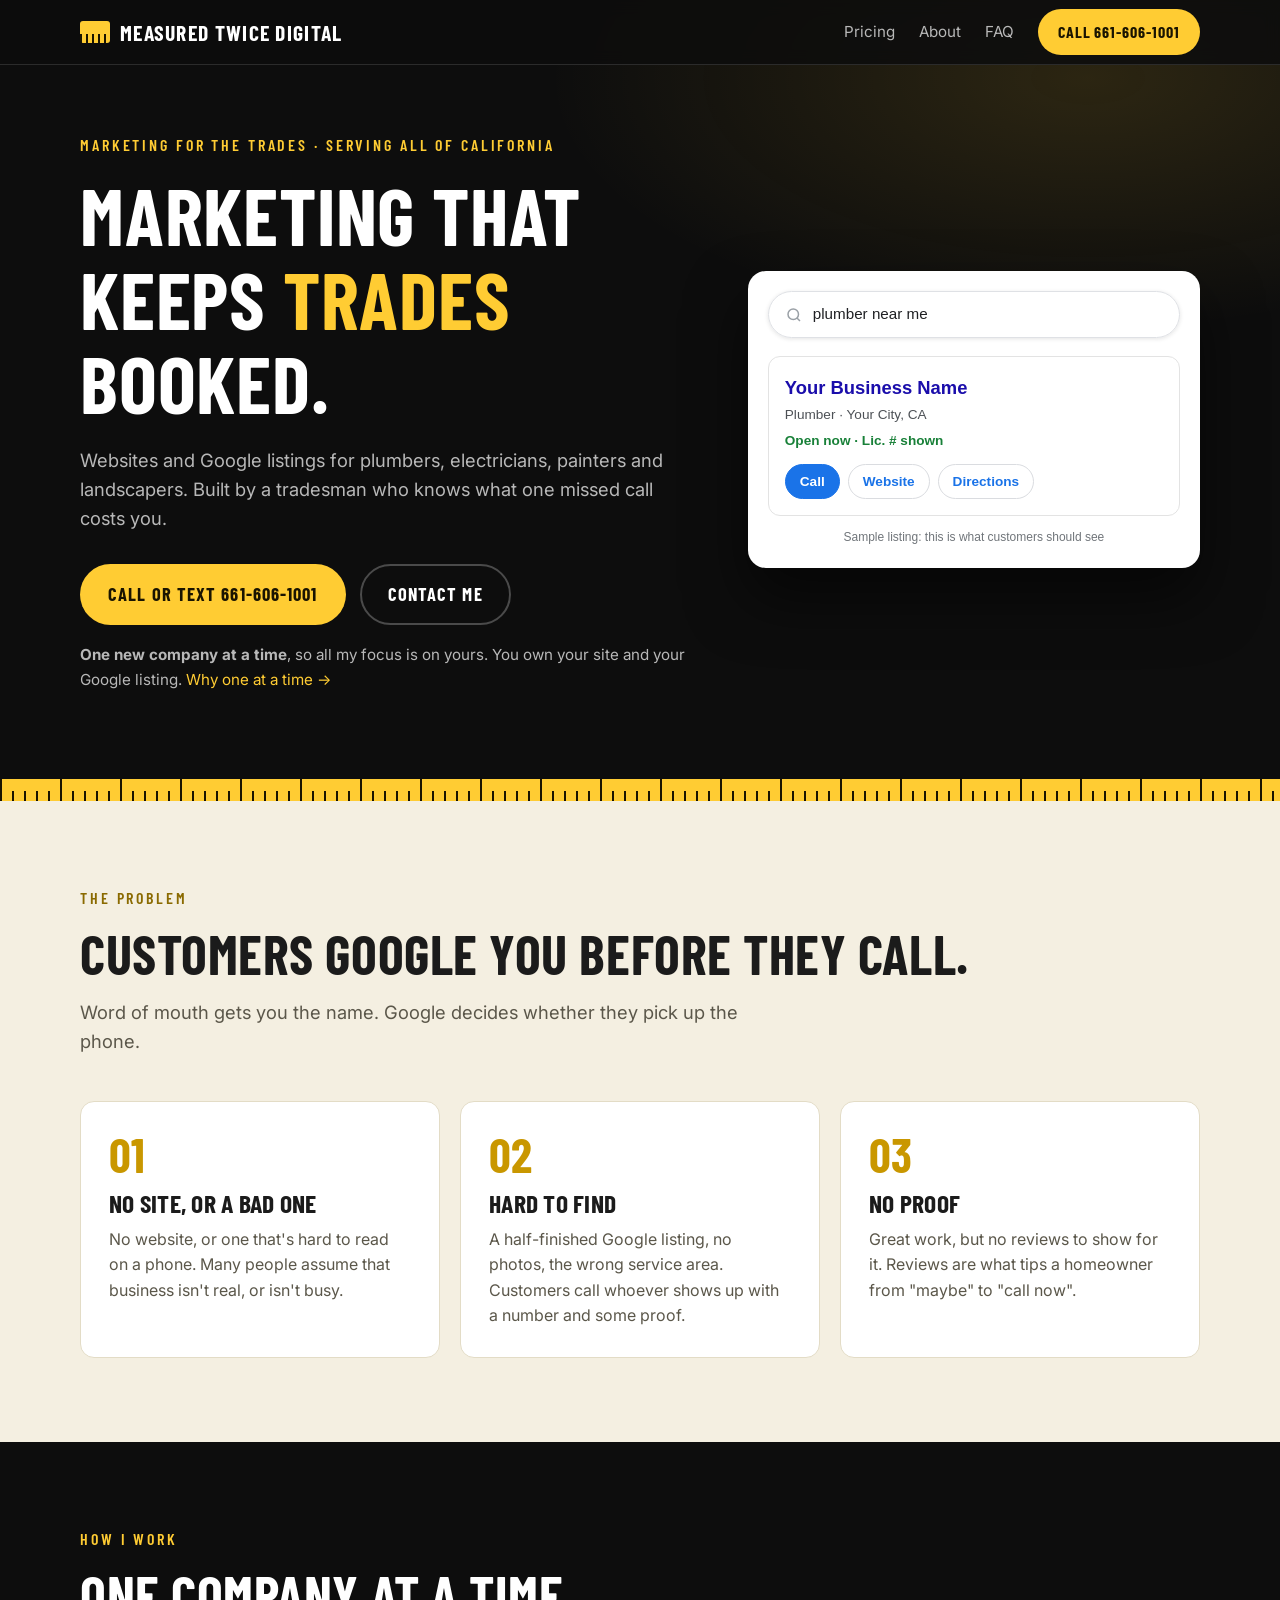
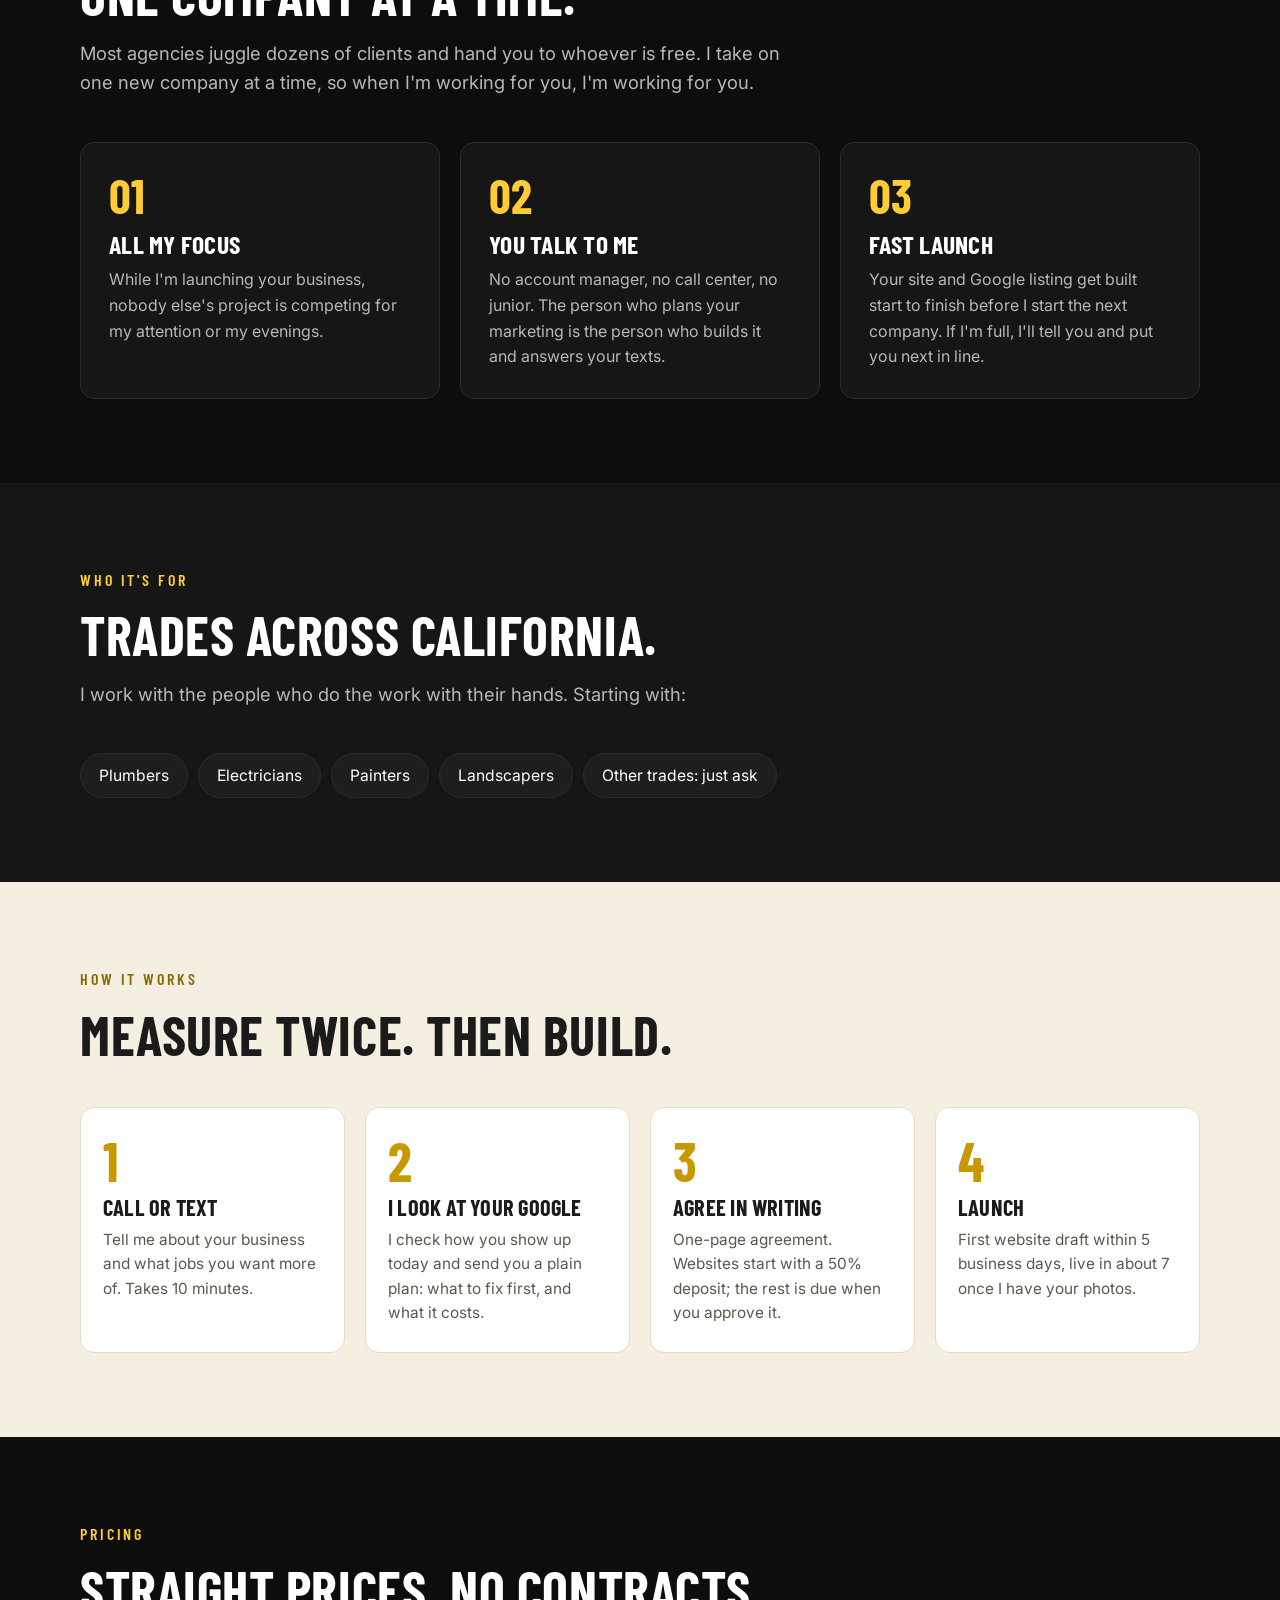
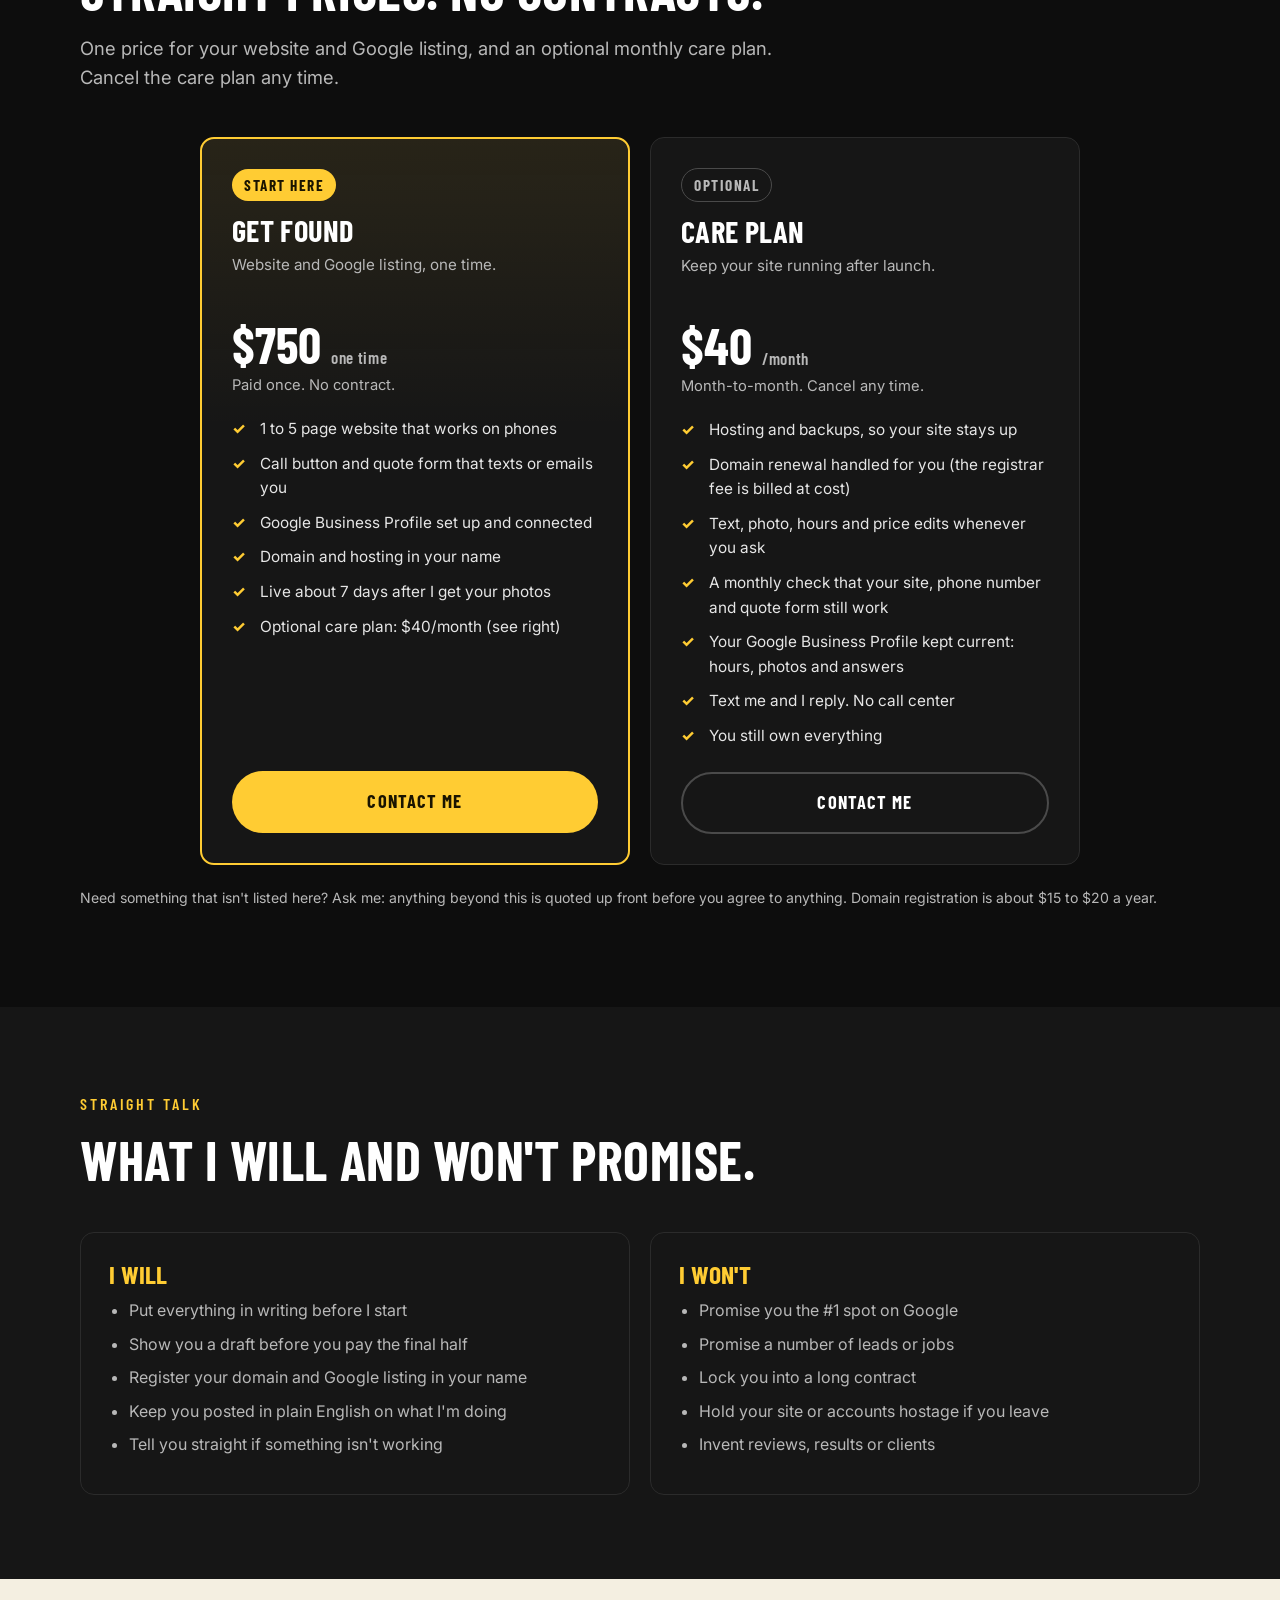
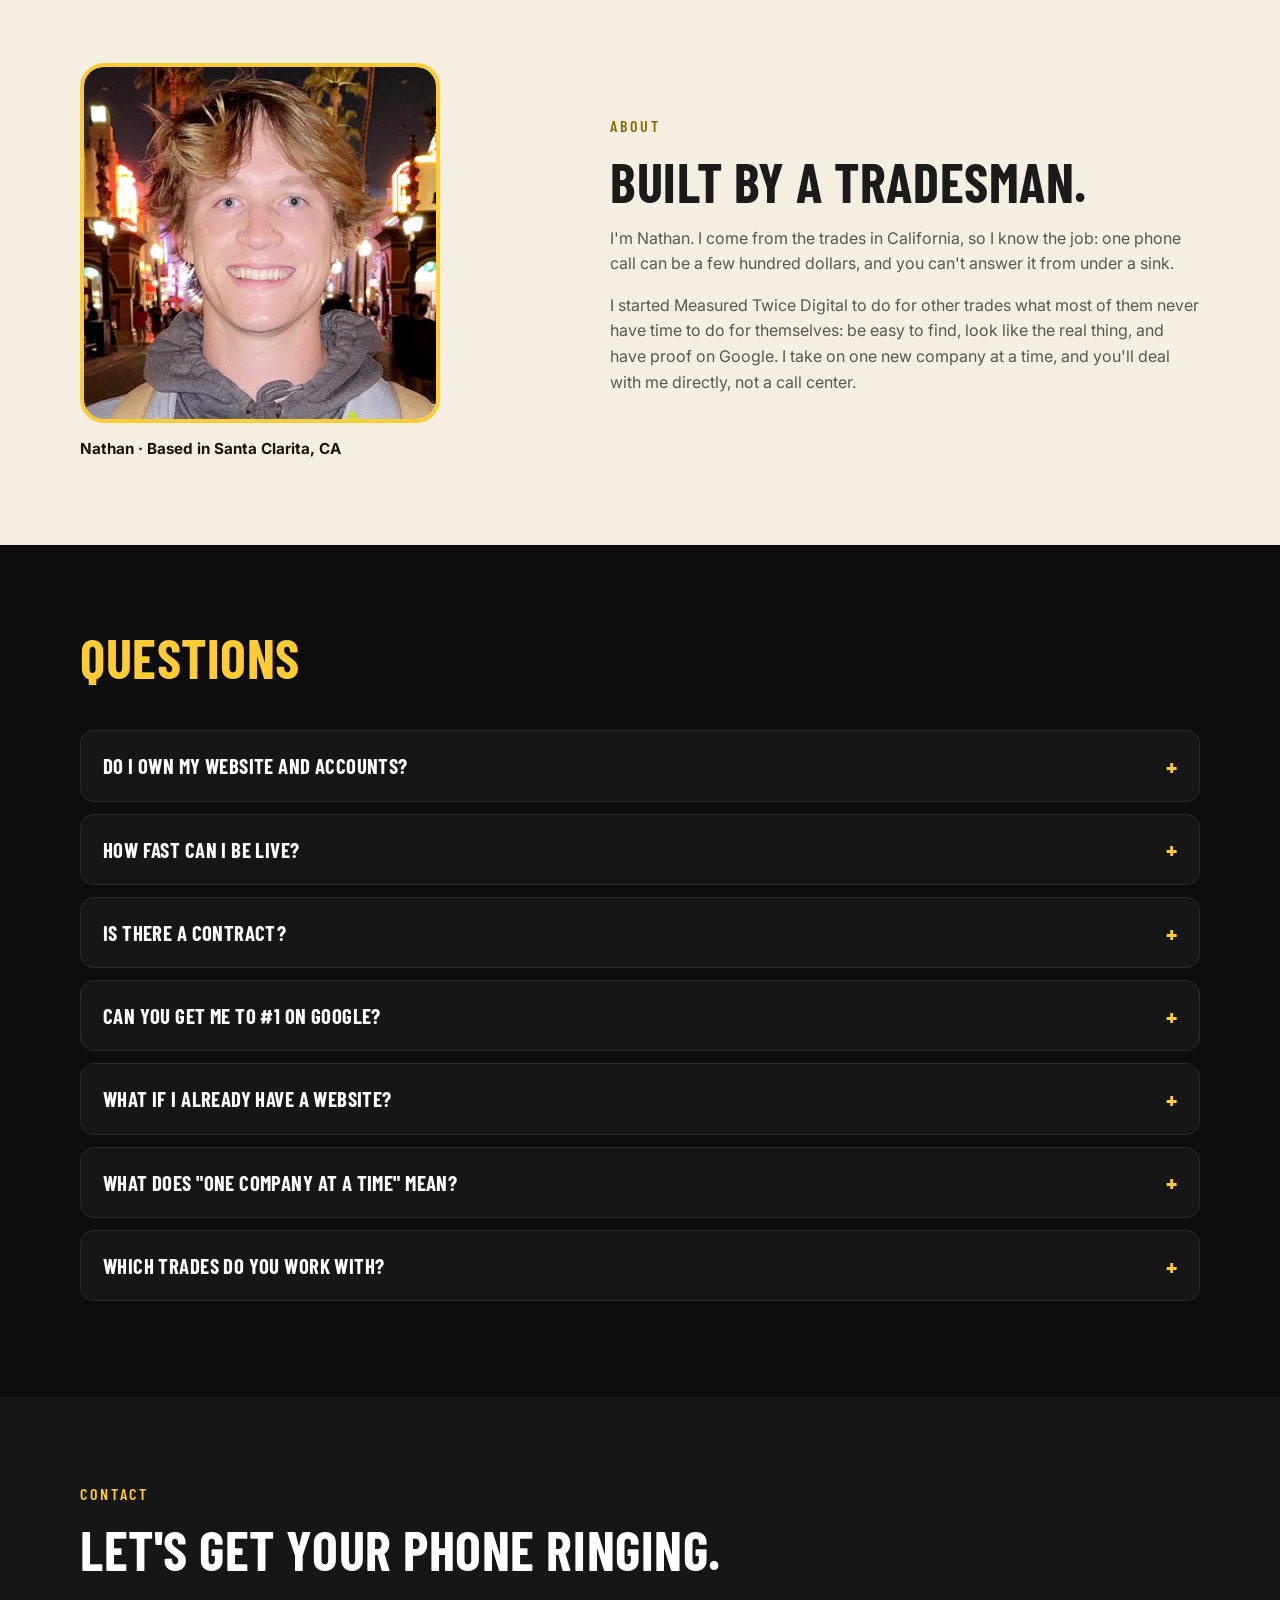
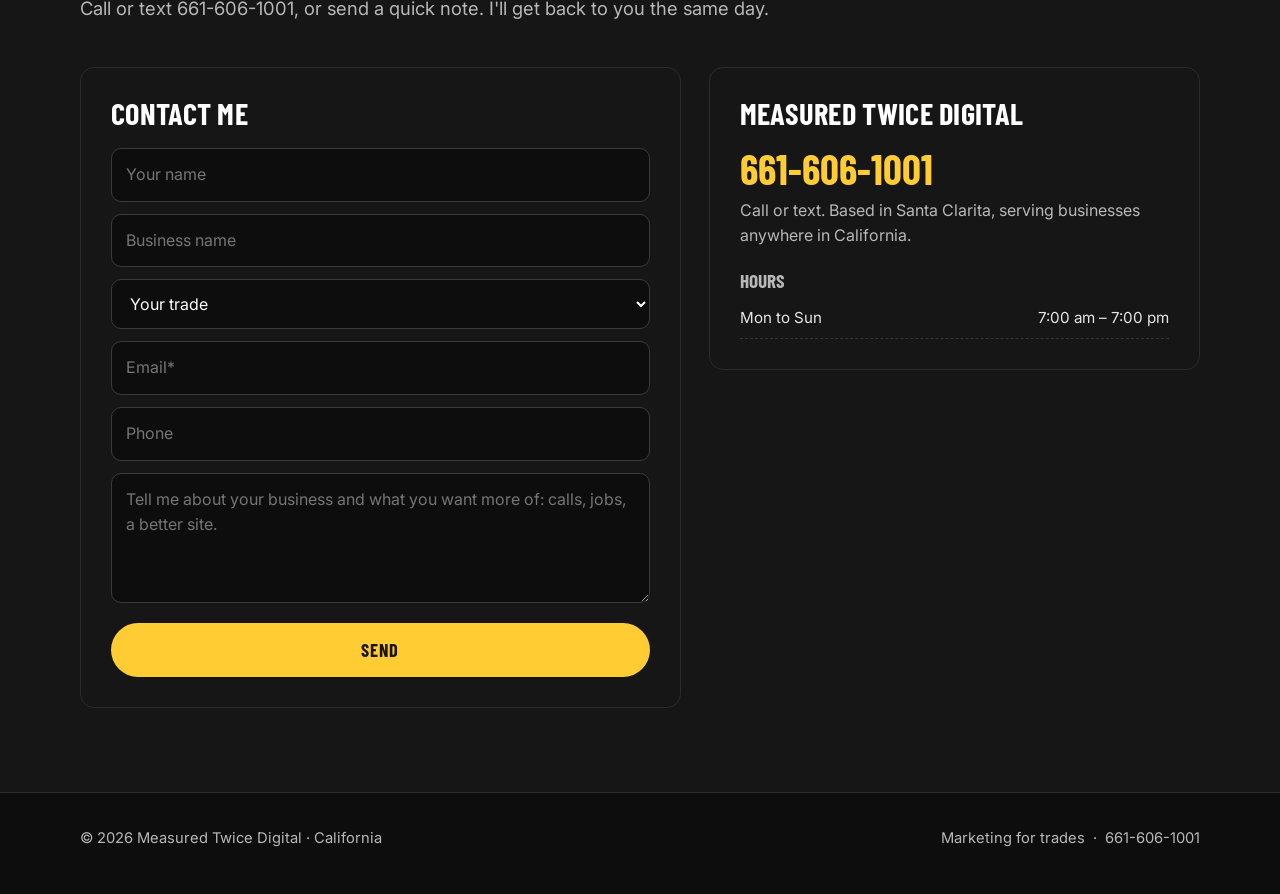
<file: index.html>
<!DOCTYPE html>
<html lang="en">
<head>
<meta charset="UTF-8">
<meta name="viewport" content="width=device-width, initial-scale=1.0">
<title>Marketing for Trades in California | Measured Twice Digital</title>
<meta name="description" content="Websites and Google listings for plumbers, electricians, painters and landscapers anywhere in California. Built by a tradesman. Call or text 661-606-1001.">
<link rel="canonical" href="https://measuredtwicedigital.com/">
<meta property="og:title" content="Marketing for Trades in California | Measured Twice Digital">
<meta property="og:description" content="Websites and Google listings for trades across California. $750 one time. You own everything.">
<meta property="og:type" content="website">
<meta property="og:url" content="https://measuredtwicedigital.com/">
<meta name="theme-color" content="#0d0d0d">
<link rel="icon" href="data:image/svg+xml,%3Csvg xmlns='http://www.w3.org/2000/svg' viewBox='0 0 64 64'%3E%3Crect width='64' height='64' rx='12' fill='%230d0d0d'/%3E%3Crect x='8' y='20' width='48' height='24' rx='4' fill='%23ffcc33'/%3E%3Cpath d='M14 44v-8M22 44v-5M30 44v-8M38 44v-5M46 44v-8' stroke='%231a1400' stroke-width='3'/%3E%3C/svg%3E">
<link rel="preconnect" href="https://fonts.googleapis.com">
<link rel="preconnect" href="https://fonts.gstatic.com" crossorigin>
<link href="https://fonts.googleapis.com/css2?family=Barlow+Condensed:wght@600;700&family=Inter:wght@400;600;700&display=swap" rel="stylesheet">
<link rel="stylesheet" href="style.css">

<script type="application/ld+json">
{
  "@context": "https://schema.org",
  "@type": "ProfessionalService",
  "name": "Measured Twice Digital",
  "description": "Marketing for trades across California: websites and Google Business Profile setup for plumbers, electricians, painters and landscapers.",
  "url": "https://measuredtwicedigital.com/",
  "telephone": "+1-661-606-1001",
  "areaServed": { "@type": "State", "name": "California" },
  "address": { "@type": "PostalAddress", "addressLocality": "Santa Clarita", "addressRegion": "CA", "addressCountry": "US" }
}
</script>

<!-- Google tag (gtag.js) -->
<script async src="https://www.googletagmanager.com/gtag/js?id=G-BZCSJXPD44"></script>
<script>
  window.dataLayer = window.dataLayer || [];
  function gtag(){dataLayer.push(arguments);}
  gtag('js', new Date());
  gtag('config', 'G-BZCSJXPD44');
</script>
</head>
<body>

  <nav class="topnav">
    <div class="topnav-inner">
      <a href="#top" class="brand"><span class="brand-mark"></span>Measured Twice Digital</a>
      <div class="topnav-links">
        <a href="#pricing">Pricing</a>
        <a href="#about">About</a>
        <a href="#faq">FAQ</a>
        <a class="btn btn-primary" href="tel:6616061001"><span class="long">Call 661-606-1001</span><span class="short">Call me</span></a>
      </div>
    </div>
  </nav>

  <header id="top" class="hero">
    <div class="wrap hero-grid">
      <div>
        <div class="eyebrow">Marketing for the trades &middot; Serving all of California</div>
        <h1>Marketing that keeps <em>trades</em> booked.</h1>
        <p class="lead">Websites and Google listings for plumbers, electricians, painters and landscapers. Built by a tradesman who knows what one missed call costs you.</p>
        <div class="hero-buttons">
          <a class="btn btn-primary" href="tel:6616061001">Call or text 661-606-1001</a>
          <a class="btn btn-ghost" href="#contact">Contact me</a>
        </div>
        <p class="hero-note"><b>One new company at a time</b>, so all my focus is on yours. You own your site and your Google listing. <a href="#focus">Why one at a time &rarr;</a></p>
      </div>

      <div aria-hidden="true">
        <div class="serp">
          <div class="serp-search">
            <svg viewBox="0 0 24 24" fill="none" stroke="#9aa0a6" stroke-width="2"><circle cx="11" cy="11" r="7"/><path d="M20 20l-4-4"/></svg>
            <span>plumber near me</span>
          </div>
          <div class="serp-card">
            <div class="serp-name">Your Business Name</div>
            <div class="serp-meta">Plumber &middot; Your City, CA</div>
            <div class="serp-open">Open now &middot; Lic. # shown</div>
            <div class="serp-actions"><span class="primary">Call</span><span>Website</span><span>Directions</span></div>
          </div>
          <div class="serp-cap">Sample listing: this is what customers should see</div>
        </div>
      </div>
    </div>
  </header>

  <div class="ruler" aria-hidden="true"></div>

  <section class="section cream" id="problem">
    <div class="wrap">
      <div class="section-head">
        <div class="eyebrow">The problem</div>
        <h2>Customers Google you before they call.</h2>
        <p class="lead">Word of mouth gets you the name. Google decides whether they pick up the phone.</p>
      </div>
      <div class="cards">
        <div class="card"><div class="num">01</div><h3>No site, or a bad one</h3><p>No website, or one that's hard to read on a phone. Many people assume that business isn't real, or isn't busy.</p></div>
        <div class="card"><div class="num">02</div><h3>Hard to find</h3><p>A half-finished Google listing, no photos, the wrong service area. Customers call whoever shows up with a number and some proof.</p></div>
        <div class="card"><div class="num">03</div><h3>No proof</h3><p>Great work, but no reviews to show for it. Reviews are what tips a homeowner from "maybe" to "call now".</p></div>
      </div>
    </div>
  </section>

  <section class="section" id="focus">
    <div class="wrap">
      <div class="section-head">
        <div class="eyebrow">How I work</div>
        <h2>One company at a time.</h2>
        <p class="lead">Most agencies juggle dozens of clients and hand you to whoever is free. I take on one new company at a time, so when I'm working for you, I'm working for you.</p>
      </div>
      <div class="cards">
        <div class="card"><div class="num">01</div><h3>All my focus</h3><p>While I'm launching your business, nobody else's project is competing for my attention or my evenings.</p></div>
        <div class="card"><div class="num">02</div><h3>You talk to me</h3><p>No account manager, no call center, no junior. The person who plans your marketing is the person who builds it and answers your texts.</p></div>
        <div class="card"><div class="num">03</div><h3>Fast launch</h3><p>Your site and Google listing get built start to finish before I start the next company. If I'm full, I'll tell you and put you next in line.</p></div>
      </div>
    </div>
  </section>

  <section class="section panel-bg" id="trades">
    <div class="wrap">
      <div class="section-head">
        <div class="eyebrow">Who it's for</div>
        <h2>Trades across California.</h2>
        <p class="lead">I work with the people who do the work with their hands. Starting with:</p>
      </div>
      <div class="chips">
        <span class="chip">Plumbers</span><span class="chip">Electricians</span><span class="chip">Painters</span><span class="chip">Landscapers</span><span class="chip">Other trades: just ask</span>
      </div>
    </div>
  </section>

  <section class="section cream" id="how">
    <div class="wrap">
      <div class="section-head">
        <div class="eyebrow">How it works</div>
        <h2>Measure twice. Then build.</h2>
      </div>
      <div class="steps">
        <div class="step"><h3>Call or text</h3><p>Tell me about your business and what jobs you want more of. Takes 10 minutes.</p></div>
        <div class="step"><h3>I look at your Google</h3><p>I check how you show up today and send you a plain plan: what to fix first, and what it costs.</p></div>
        <div class="step"><h3>Agree in writing</h3><p>One-page agreement. Websites start with a 50% deposit; the rest is due when you approve it.</p></div>
        <div class="step"><h3>Launch</h3><p>First website draft within 5 business days, live in about 7 once I have your photos.</p></div>
      </div>
    </div>
  </section>

  <section class="section" id="pricing">
    <div class="wrap">
      <div class="section-head">
        <div class="eyebrow">Pricing</div>
        <h2>Straight prices. No contracts.</h2>
        <p class="lead">One price for your website and Google listing, and an optional monthly care plan. Cancel the care plan any time.</p>
      </div>
      <div class="pricing two">
        <div class="plan main">
          <span class="tag">Start here</span>
          <h3>Get Found</h3>
          <div class="who">Website and Google listing, one time.</div>
          <div class="price">$750 <small>one time</small></div>
          <div class="price-sub">Paid once. No contract.</div>
          <ul>
            <li>1 to 5 page website that works on phones</li>
            <li>Call button and quote form that texts or emails you</li>
            <li>Google Business Profile set up and connected</li>
            <li>Domain and hosting in your name</li>
            <li>Live about 7 days after I get your photos</li>
            <li>Optional care plan: $40/month (see right)</li>
          </ul>
          <a class="btn btn-primary" href="#contact">Contact me</a>
        </div>
        <div class="plan">
          <span class="tag quiet">Optional</span>
          <h3>Care plan</h3>
          <div class="who">Keep your site running after launch.</div>
          <div class="price">$40 <small>/month</small></div>
          <div class="price-sub">Month-to-month. Cancel any time.</div>
          <ul>
            <li>Hosting and backups, so your site stays up</li>
            <li>Domain renewal handled for you (the registrar fee is billed at cost)</li>
            <li>Text, photo, hours and price edits whenever you ask</li>
            <li>A monthly check that your site, phone number and quote form still work</li>
            <li>Your Google Business Profile kept current: hours, photos and answers</li>
            <li>Text me and I reply. No call center</li>
            <li>You still own everything</li>
          </ul>
          <a class="btn btn-ghost" href="#contact">Contact me</a>
        </div>
      </div>
      <p class="fine">Need something that isn't listed here? Ask me: anything beyond this is quoted up front before you agree to anything. Domain registration is about $15 to $20 a year.</p>
    </div>
  </section>

  <section class="section panel-bg" id="promise">
    <div class="wrap">
      <div class="section-head">
        <div class="eyebrow">Straight talk</div>
        <h2>What I will and won't promise.</h2>
      </div>
      <div class="promise">
        <div class="card">
          <h3>I will</h3>
          <ul>
            <li>Put everything in writing before I start</li>
            <li>Show you a draft before you pay the final half</li>
            <li>Register your domain and Google listing in your name</li>
            <li>Keep you posted in plain English on what I'm doing</li>
            <li>Tell you straight if something isn't working</li>
          </ul>
        </div>
        <div class="card">
          <h3>I won't</h3>
          <ul>
            <li>Promise you the #1 spot on Google</li>
            <li>Promise a number of leads or jobs</li>
            <li>Lock you into a long contract</li>
            <li>Hold your site or accounts hostage if you leave</li>
            <li>Invent reviews, results or clients</li>
          </ul>
        </div>
      </div>
    </div>
  </section>

  <section class="section cream" id="about">
    <div class="wrap about">
      <figure class="about-photo">
        <img src="nathan.jpg" width="640" height="640" alt="Nathan, owner of Measured Twice Digital" loading="lazy">
        <figcaption>Nathan &middot; Based in Santa Clarita, CA</figcaption>
      </figure>
      <div>
        <div class="eyebrow">About</div>
        <h2>Built by a tradesman.</h2>
        <p>I'm Nathan. I come from the trades in California, so I know the job: one phone call can be a few hundred dollars, and you can't answer it from under a sink.</p>
        <p>I started Measured Twice Digital to do for other trades what most of them never have time to do for themselves: be easy to find, look like the real thing, and have proof on Google. I take on one new company at a time, and you'll deal with me directly, not a call center.</p>      </div>
    </div>
  </section>

  <section class="section" id="faq">
    <div class="wrap">
      <div class="section-head">
        <h2 class="yellow-title">Questions</h2>
      </div>
      <details><summary>Do I own my website and accounts?</summary><p>Yes. Your domain, website and Google listing are registered in your name and you get the logins. If you ever want to leave, I'll help you move everything.</p></details>
      <details><summary>How fast can I be live?</summary><p>A first draft of the website takes about 5 business days, and it's live about 7 days after I have your photos and info. It's roughly 20 minutes of your time.</p></details>
      <details><summary>Is there a contract?</summary><p>Websites have a one-page agreement and a 50% deposit. The optional care plan is month-to-month: cancel any time.</p></details>
      <details><summary>Can you get me to #1 on Google?</summary><p>No one honestly can. What I do is set up the basics correctly: the right words, your service area, your listing and a fast mobile site. That gives you a real chance.</p></details>
      <details><summary>What if I already have a website?</summary><p>Then we start with what's working and fix what isn't. I'll tell you plainly if your current site is fine and what's worth changing.</p></details>
      <details><summary>What does "one company at a time" mean?</summary><p>I take on one new company at a time and get it launched and working before I start the next. So you get my full attention. If I'm busy when you call, I'll tell you honestly how long the wait is, and you go next in line.</p></details>
      <details><summary>Which trades do you work with?</summary><p>Plumbers, electricians, painters and landscapers anywhere in California. Other trades are welcome: just ask.</p></details>
    </div>
  </section>

  <section class="section panel-bg" id="contact">
    <div class="wrap">
      <div class="section-head">
        <div class="eyebrow">Contact</div>
        <h2>Let's get your phone ringing.</h2>
        <p class="lead">Call or text 661-606-1001, or send a quick note. I'll get back to you the same day.</p>
      </div>
      <div class="contact-grid">
        <form class="contact-form" action="https://api.web3forms.com/submit" method="POST">
          <input type="hidden" name="access_key" value="1c0db6a9-42d0-4377-93c4-dab007424b2f">
          <input type="hidden" name="subject" value="New lead from measuredtwicedigital.com (marketing)">
          <input type="checkbox" name="botcheck" class="hidden" style="display: none;">
          <h3>Contact me</h3>
          <input type="text" name="name" placeholder="Your name" autocomplete="name">
          <input type="text" name="business" placeholder="Business name">
          <select name="trade" aria-label="Your trade">
            <option value="">Your trade</option>
            <option>Plumbing</option>
            <option>Electrical</option>
            <option>Painting</option>
            <option>Landscaping</option>
            <option>Other</option>
          </select>
          <input type="email" name="email" placeholder="Email*" required autocomplete="email">
          <input type="tel" name="phone" placeholder="Phone" autocomplete="tel">
          <textarea name="message" placeholder="Tell me about your business and what you want more of: calls, jobs, a better site." rows="4"></textarea>
          <button type="submit" class="btn btn-primary">Send</button>
        </form>

        <div class="contact-info">
          <h3>Measured Twice Digital</h3>
          <a class="phone" href="tel:6616061001">661-606-1001</a>
          <p>Call or text. Based in Santa Clarita, serving businesses anywhere in California.</p>
          <h4>Hours</h4>
          <ul class="hours">
            <li><span>Mon to Sun</span><span>7:00 am &ndash; 7:00 pm</span></li>
          </ul>
        </div>
      </div>
    </div>
  </section>

  <footer>
    <div class="wrap foot">
      <span>&copy; 2026 Measured Twice Digital &middot; California</span>
      <span>Marketing for trades &nbsp;&middot;&nbsp; <a href="tel:6616061001">661-606-1001</a></span>
    </div>
  </footer>

</body>
</html>
</file>
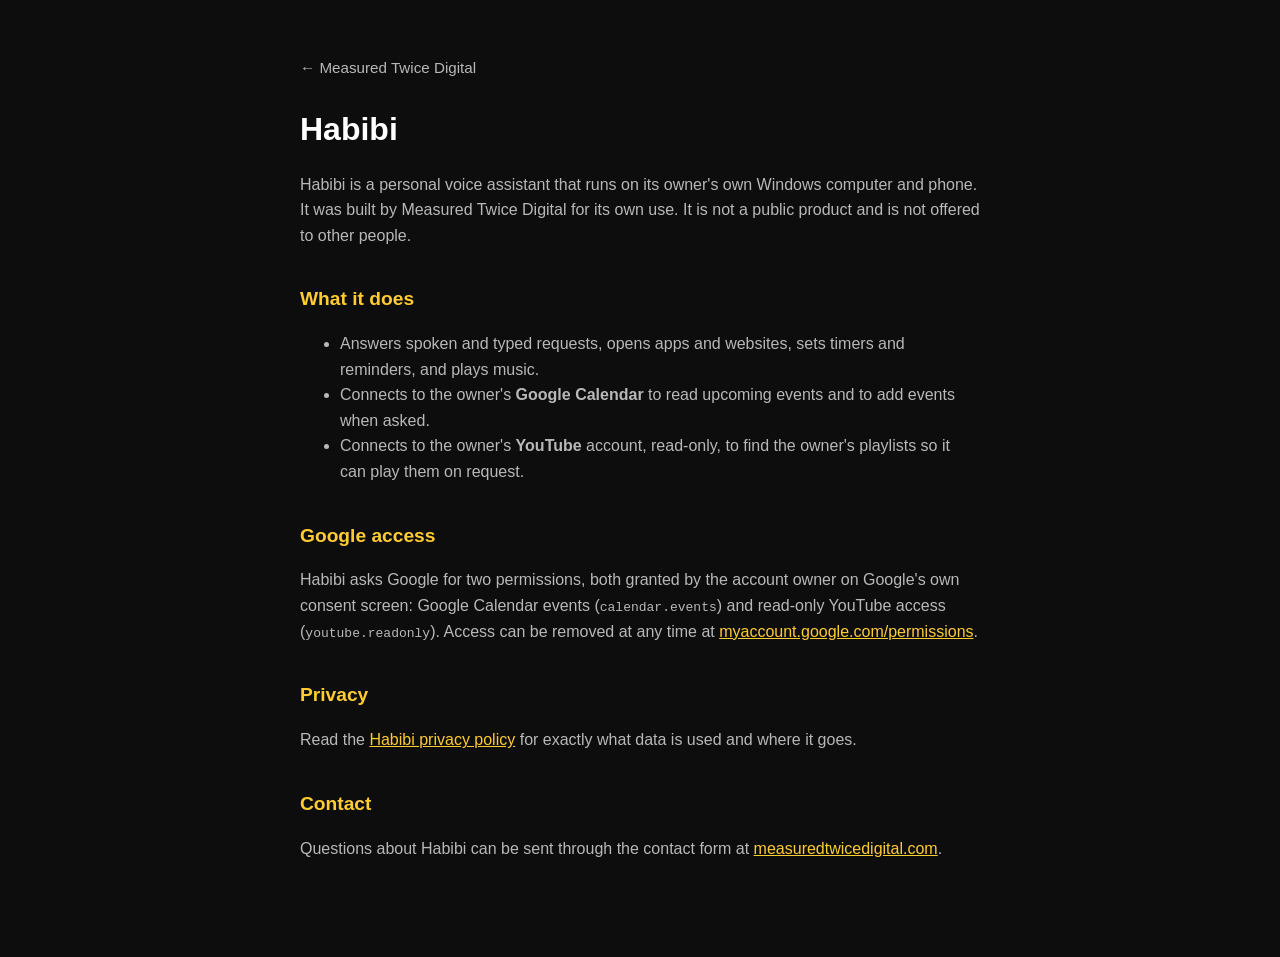
<file: habibi.html>
<!DOCTYPE html>
<html lang="en">
<head>
  <meta charset="utf-8">
  <meta name="viewport" content="width=device-width, initial-scale=1">
  <title>Habibi | Measured Twice Digital</title>
  <meta name="description" content="Habibi is a personal voice assistant built by Measured Twice Digital for its own use.">
  <style>
    :root { --text:#fff; --dim:#b8b8b8; --dark:#0d0d0d; --accent:#ffcc33; }
    * { box-sizing: border-box; }
    body { margin:0; font-family:-apple-system,BlinkMacSystemFont,"Segoe UI",Roboto,Helvetica,Arial,sans-serif; color:var(--text); background:var(--dark); line-height:1.6; }
    main { max-width:720px; margin:0 auto; padding:56px 20px 80px; }
    h1 { font-size:2rem; margin:0 0 8px; }
    h2 { font-size:1.2rem; margin:36px 0 8px; color:var(--accent); }
    p, li { color:var(--dim); }
    a { color:var(--accent); }
    .brand { color:var(--dim); font-size:.95rem; margin-bottom:24px; display:block; text-decoration:none; }
  </style>
</head>
<body>
  <main>
    <a class="brand" href="/">&larr; Measured Twice Digital</a>
    <h1>Habibi</h1>
    <p>Habibi is a personal voice assistant that runs on its owner's own Windows computer and phone. It was built by Measured Twice Digital for its own use. It is not a public product and is not offered to other people.</p>

    <h2>What it does</h2>
    <ul>
      <li>Answers spoken and typed requests, opens apps and websites, sets timers and reminders, and plays music.</li>
      <li>Connects to the owner's <strong>Google Calendar</strong> to read upcoming events and to add events when asked.</li>
      <li>Connects to the owner's <strong>YouTube</strong> account, read-only, to find the owner's playlists so it can play them on request.</li>
    </ul>

    <h2>Google access</h2>
    <p>Habibi asks Google for two permissions, both granted by the account owner on Google's own consent screen: Google Calendar events (<code>calendar.events</code>) and read-only YouTube access (<code>youtube.readonly</code>). Access can be removed at any time at <a href="https://myaccount.google.com/permissions">myaccount.google.com/permissions</a>.</p>

    <h2>Privacy</h2>
    <p>Read the <a href="/privacy.html">Habibi privacy policy</a> for exactly what data is used and where it goes.</p>

    <h2>Contact</h2>
    <p>Questions about Habibi can be sent through the contact form at <a href="/#contact">measuredtwicedigital.com</a>.</p>
  </main>
</body>
</html>
</file>
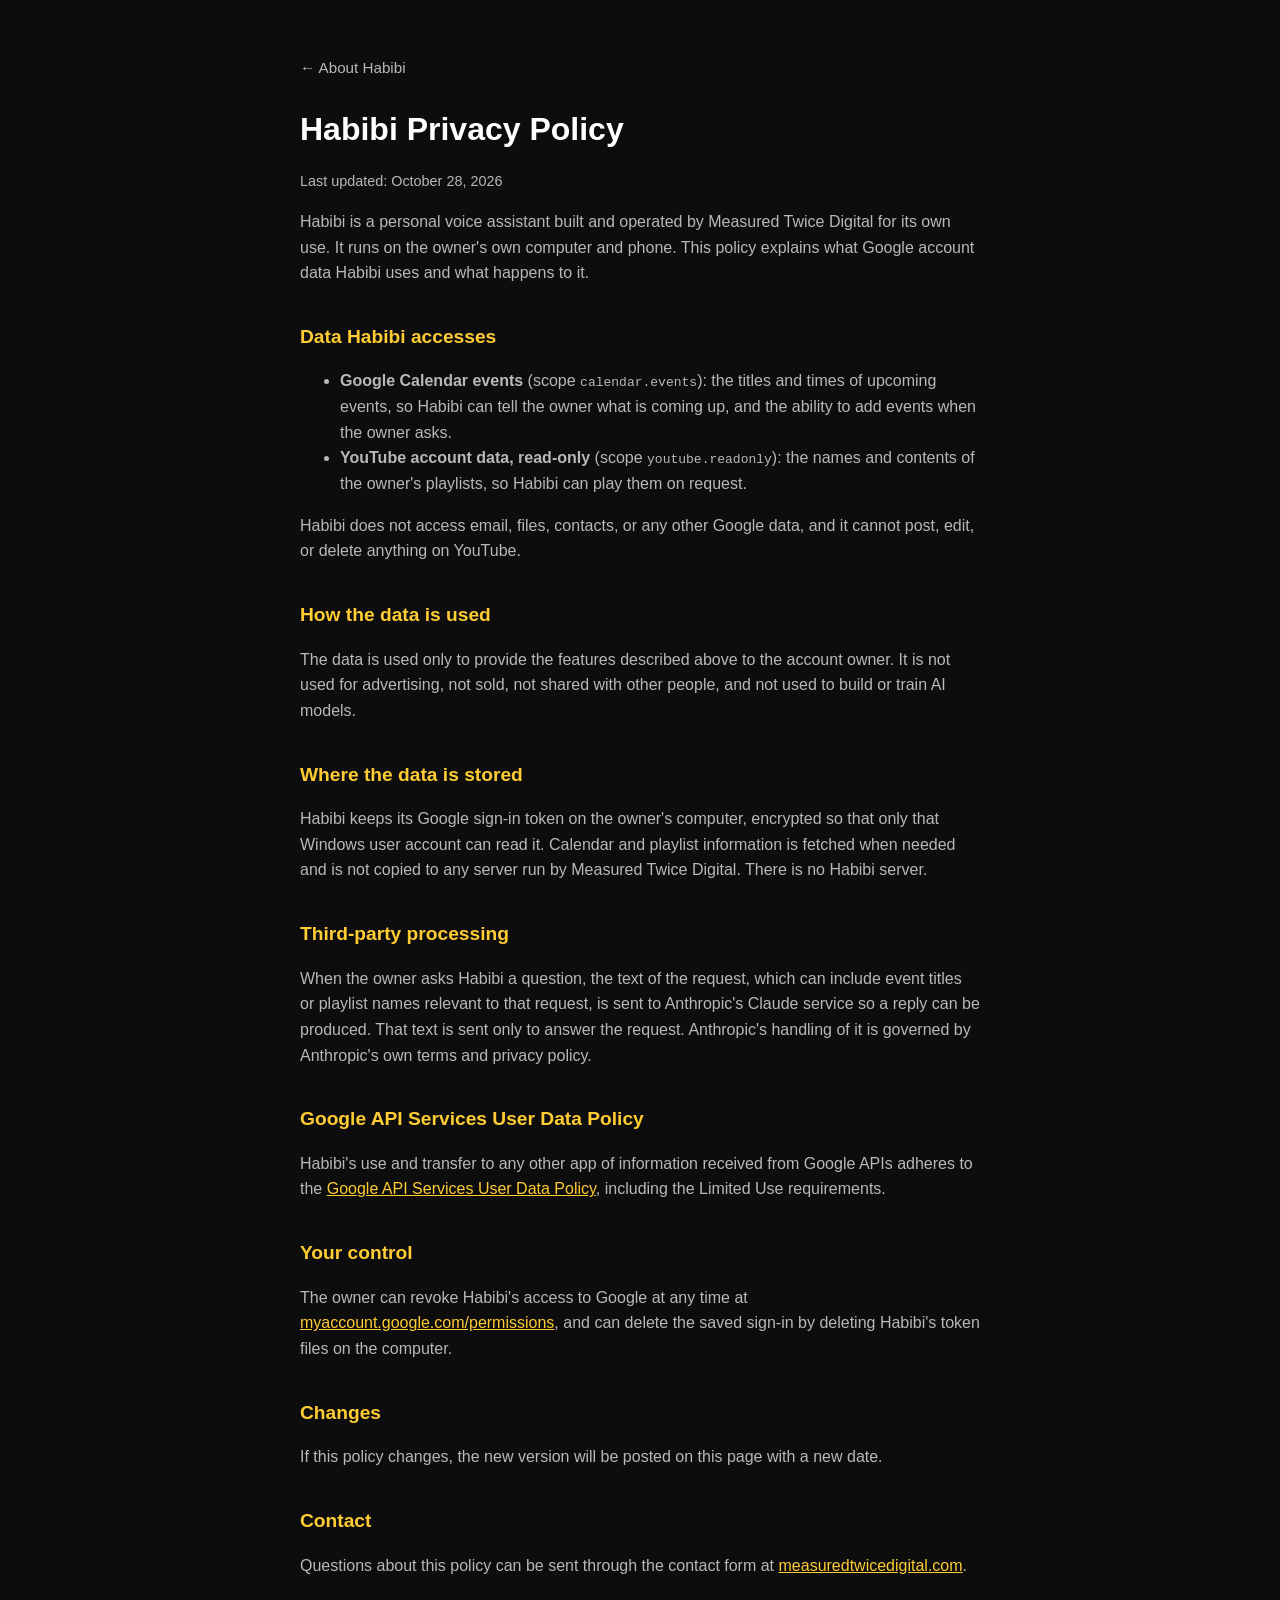
<file: privacy.html>
<!DOCTYPE html>
<html lang="en">
<head>
  <meta charset="utf-8">
  <meta name="viewport" content="width=device-width, initial-scale=1">
  <title>Habibi Privacy Policy | Measured Twice Digital</title>
  <meta name="description" content="Privacy policy for Habibi, a personal voice assistant by Measured Twice Digital.">
  <style>
    :root { --text:#fff; --dim:#b8b8b8; --dark:#0d0d0d; --accent:#ffcc33; }
    * { box-sizing: border-box; }
    body { margin:0; font-family:-apple-system,BlinkMacSystemFont,"Segoe UI",Roboto,Helvetica,Arial,sans-serif; color:var(--text); background:var(--dark); line-height:1.6; }
    main { max-width:720px; margin:0 auto; padding:56px 20px 80px; }
    h1 { font-size:2rem; margin:0 0 8px; }
    h2 { font-size:1.2rem; margin:36px 0 8px; color:var(--accent); }
    p, li { color:var(--dim); }
    a { color:var(--accent); }
    .brand { color:var(--dim); font-size:.95rem; margin-bottom:24px; display:block; text-decoration:none; }
    .updated { font-size:.9rem; }
  </style>
</head>
<body>
  <main>
    <a class="brand" href="/habibi.html">&larr; About Habibi</a>
    <h1>Habibi Privacy Policy</h1>
    <p class="updated">Last updated: October 28, 2026</p>

    <p>Habibi is a personal voice assistant built and operated by Measured Twice Digital for its own use. It runs on the owner's own computer and phone. This policy explains what Google account data Habibi uses and what happens to it.</p>

    <h2>Data Habibi accesses</h2>
    <ul>
      <li><strong>Google Calendar events</strong> (scope <code>calendar.events</code>): the titles and times of upcoming events, so Habibi can tell the owner what is coming up, and the ability to add events when the owner asks.</li>
      <li><strong>YouTube account data, read-only</strong> (scope <code>youtube.readonly</code>): the names and contents of the owner's playlists, so Habibi can play them on request.</li>
    </ul>
    <p>Habibi does not access email, files, contacts, or any other Google data, and it cannot post, edit, or delete anything on YouTube.</p>

    <h2>How the data is used</h2>
    <p>The data is used only to provide the features described above to the account owner. It is not used for advertising, not sold, not shared with other people, and not used to build or train AI models.</p>

    <h2>Where the data is stored</h2>
    <p>Habibi keeps its Google sign-in token on the owner's computer, encrypted so that only that Windows user account can read it. Calendar and playlist information is fetched when needed and is not copied to any server run by Measured Twice Digital. There is no Habibi server.</p>

    <h2>Third-party processing</h2>
    <p>When the owner asks Habibi a question, the text of the request, which can include event titles or playlist names relevant to that request, is sent to Anthropic's Claude service so a reply can be produced. That text is sent only to answer the request. Anthropic's handling of it is governed by Anthropic's own terms and privacy policy.</p>

    <h2>Google API Services User Data Policy</h2>
    <p>Habibi's use and transfer to any other app of information received from Google APIs adheres to the <a href="https://developers.google.com/terms/api-services-user-data-policy">Google API Services User Data Policy</a>, including the Limited Use requirements.</p>

    <h2>Your control</h2>
    <p>The owner can revoke Habibi's access to Google at any time at <a href="https://myaccount.google.com/permissions">myaccount.google.com/permissions</a>, and can delete the saved sign-in by deleting Habibi's token files on the computer.</p>

    <h2>Changes</h2>
    <p>If this policy changes, the new version will be posted on this page with a new date.</p>

    <h2>Contact</h2>
    <p>Questions about this policy can be sent through the contact form at <a href="/#contact">measuredtwicedigital.com</a>.</p>
  </main>
</body>
</html>
</file>
<file: style.css>
/* Measured Twice Digital: marketing for local trades.
   Brand: near-black + tape-measure yellow. One stylesheet for index.html and handyman.html. */
:root {
  --bg: #0d0d0d;
  --panel: #161616;
  --panel-2: #1e1e1e;
  --line: #2b2b2b;
  --text: #ffffff;
  --dim: #b8b8b8;
  --accent: #ffcc33;
  --accent-ink: #1a1400;
  --cream: #f4efe1;
  --cream-ink: #1b1b1b;
  --cream-dim: #5b574a;
  --radius: 14px;
  --head: "Barlow Condensed", "Arial Narrow", Impact, sans-serif;
  --body: "Inter", -apple-system, BlinkMacSystemFont, "Segoe UI", Roboto, Helvetica, Arial, sans-serif;
}

* { box-sizing: border-box; }
html { scroll-behavior: smooth; }
html, body { margin: 0; padding: 0; background: var(--bg); color: var(--text); font-family: var(--body); line-height: 1.6; -webkit-text-size-adjust: 100%; }
img, svg { max-width: 100%; display: block; }
a { color: inherit; text-decoration: none; }
h1, h2, h3, h4 { font-family: var(--head); font-weight: 700; line-height: 1.05; letter-spacing: .01em; margin: 0; text-transform: uppercase; }
p { margin: 0 0 1em; }
section[id], header[id] { scroll-margin-top: 72px; }
.wrap { width: min(1120px, 100% - 40px); margin-inline: auto; }
.eyebrow { font-family: var(--head); text-transform: uppercase; letter-spacing: .18em; font-weight: 600; color: var(--accent); font-size: 1rem; margin-bottom: 14px; }
.lead { color: var(--dim); font-size: 1.15rem; max-width: 60ch; }

/* ---------- ruler motif ---------- */
.ruler {
  height: 22px;
  background:
    repeating-linear-gradient(90deg, var(--accent-ink) 0 2px, transparent 2px 12px) bottom/100% 10px no-repeat,
    repeating-linear-gradient(90deg, var(--accent-ink) 0 2px, transparent 2px 60px) bottom/100% 22px no-repeat,
    var(--accent);
}

/* ---------- buttons ---------- */
.btn { display: inline-flex; align-items: center; justify-content: center; gap: 8px; font-family: var(--head); text-transform: uppercase; letter-spacing: .06em; font-weight: 700; font-size: 1.15rem; padding: 14px 26px; border-radius: 999px; border: 2px solid transparent; cursor: pointer; transition: transform .12s ease, background .12s ease; }
.btn:hover { transform: translateY(-2px); }
.btn-primary { background: var(--accent); color: var(--accent-ink); }
.btn-primary:hover { background: #ffd966; }
.btn-ghost { border-color: #4a4a4a; color: var(--text); background: transparent; }
.btn-ghost:hover { border-color: var(--accent); color: var(--accent); }

/* ---------- nav ---------- */
.topnav { position: fixed; inset: 0 0 auto 0; z-index: 20; background: rgba(13, 13, 13, .88); backdrop-filter: blur(8px); border-bottom: 1px solid var(--line); }
.topnav-inner { width: min(1120px, 100% - 40px); margin-inline: auto; height: 64px; display: flex; align-items: center; justify-content: space-between; gap: 16px; }
.brand { font-family: var(--head); text-transform: uppercase; font-weight: 700; font-size: 1.35rem; letter-spacing: .06em; display: flex; align-items: center; gap: 10px; white-space: nowrap; }
.brand-mark { width: 30px; height: 22px; border-radius: 3px; background: repeating-linear-gradient(90deg, var(--accent-ink) 0 2px, transparent 2px 6px) bottom/100% 9px no-repeat, var(--accent); }
.topnav-links { display: flex; align-items: center; gap: 24px; font-size: .95rem; color: var(--dim); }
.topnav-links a:hover { color: var(--text); }
.topnav-links .btn { padding: 8px 18px; font-size: 1rem; color: var(--accent-ink); }
.topnav-links .btn:hover { color: var(--accent-ink); }

/* ---------- hero ---------- */
.hero { padding: 132px 0 72px; background: radial-gradient(900px 420px at 85% 10%, rgba(255, 204, 51, .13), transparent 60%), var(--bg); }
.hero-grid { display: grid; grid-template-columns: 1.15fr .85fr; gap: 56px; align-items: center; }
.hero h1 { font-size: clamp(2.8rem, 6.4vw, 5rem); margin-bottom: 22px; }
.hero h1 em { font-style: normal; color: var(--accent); }
.hero .lead { margin-bottom: 30px; }
.hero-buttons { display: flex; flex-wrap: wrap; gap: 14px; margin-bottom: 18px; }
.hero-note { color: var(--dim); font-size: .95rem; }
.hero-note a { color: var(--accent); }

.serp { background: #fff; color: #202124; border-radius: 18px; padding: 20px; box-shadow: 0 30px 60px rgba(0, 0, 0, .55); font-family: Arial, Helvetica, sans-serif; }
.serp-search { display: flex; align-items: center; gap: 10px; border: 1px solid #dfe1e5; border-radius: 999px; padding: 10px 16px; font-size: .95rem; margin-bottom: 18px; box-shadow: 0 1px 4px rgba(32, 33, 36, .12); }
.serp-search svg { width: 18px; height: 18px; flex: none; }
.serp-card { border: 1px solid #e3e3e3; border-radius: 12px; padding: 16px; }
.serp-name { font-size: 1.15rem; font-weight: 700; color: #1a0dab; margin-bottom: 2px; }
.serp-meta { color: #4d5156; font-size: .85rem; margin-bottom: 4px; }
.serp-open { color: #188038; font-size: .85rem; font-weight: 700; margin-bottom: 12px; }
.serp-actions { display: flex; gap: 8px; flex-wrap: wrap; }
.serp-actions span { border: 1px solid #dadce0; border-radius: 999px; padding: 6px 14px; font-size: .85rem; color: #1a73e8; font-weight: 700; }
.serp-actions span.primary { background: #1a73e8; color: #fff; border-color: #1a73e8; }
.serp-cap { text-align: center; color: #70757a; font-size: .75rem; margin-top: 12px; }

/* ---------- sections ---------- */
.section { padding: 84px 0; }
.section h2 { font-size: clamp(2.2rem, 4.6vw, 3.4rem); margin-bottom: 16px; }
.section-head { margin-bottom: 44px; }
.section h2.yellow-title { color: var(--accent); }
.cream { background: var(--cream); color: var(--cream-ink); }
.cream .lead, .cream p { color: var(--cream-dim); }
.cream .eyebrow { color: #8a6a00; }
.panel-bg { background: var(--panel); }

.cards { display: grid; grid-template-columns: repeat(3, 1fr); gap: 20px; }
.card { background: var(--panel); border: 1px solid var(--line); border-radius: var(--radius); padding: 28px; }
.cream .card { background: #fff; border-color: #e3dcc6; }
.card .num { font-family: var(--head); font-size: 3rem; font-weight: 700; color: var(--accent); line-height: 1; margin-bottom: 12px; }
.cream .card .num { color: #c99700; }
.card h3 { font-size: 1.6rem; margin-bottom: 10px; }
.card p { color: var(--dim); margin: 0; }
.cream .card p { color: var(--cream-dim); }

.services-cards .card { position: relative; padding-top: 34px; transition: border-color .15s ease, transform .15s ease; }
.services-cards .card:hover { border-color: var(--accent); transform: translateY(-3px); }
.services-cards .card::before { content: ""; position: absolute; left: 28px; top: 0; width: 46px; height: 6px; background: var(--accent); border-radius: 0 0 4px 4px; }
.services-cards .card .kicker { font-family: var(--head); text-transform: uppercase; letter-spacing: .14em; font-size: .9rem; color: var(--accent); font-weight: 600; margin-bottom: 8px; display: block; }

.steps { display: grid; grid-template-columns: repeat(4, 1fr); gap: 20px; counter-reset: s; }
.step { position: relative; background: #fff; border: 1px solid #e3dcc6; border-radius: var(--radius); padding: 26px 22px; }
.step::before { counter-increment: s; content: counter(s); font-family: var(--head); font-weight: 700; font-size: 3.4rem; color: #c99700; line-height: 1; display: block; margin-bottom: 8px; }
.step h3 { font-size: 1.4rem; margin-bottom: 8px; color: var(--cream-ink); }
.step p { margin: 0; font-size: .96rem; }

.pricing { display: grid; grid-template-columns: repeat(3, 1fr); gap: 20px; align-items: stretch; }
.pricing.two { grid-template-columns: repeat(2, 1fr); max-width: 880px; margin-left: auto; margin-right: auto; }
.plan { background: var(--panel); border: 1px solid var(--line); border-radius: var(--radius); padding: 30px; display: flex; flex-direction: column; }
.plan.main { border: 2px solid var(--accent); background: linear-gradient(180deg, rgba(255, 204, 51, .08), transparent 40%), var(--panel); }
.plan .tag { align-self: flex-start; background: var(--accent); color: var(--accent-ink); font-family: var(--head); text-transform: uppercase; letter-spacing: .1em; font-weight: 700; padding: 4px 12px; border-radius: 999px; font-size: .95rem; margin-bottom: 14px; }
.plan .tag.quiet { background: transparent; border: 1px solid #4a4a4a; color: var(--dim); }
.plan h3 { font-size: 1.9rem; margin-bottom: 6px; }
.plan .who { color: var(--dim); font-size: .95rem; margin-bottom: 12px; min-height: 3em; }
.price { font-family: var(--head); font-size: 3.2rem; font-weight: 700; line-height: 1; margin: 8px 0 4px; }
.price small { font-size: 1.05rem; color: var(--dim); font-weight: 600; letter-spacing: .04em; }
.price-sub { color: var(--dim); font-size: .92rem; margin-bottom: 20px; }
.price-sub b { color: var(--accent); }
.plan ul { list-style: none; margin: 0 0 24px; padding: 0; display: grid; gap: 10px; }
.plan li { padding-left: 28px; position: relative; color: #e6e6e6; font-size: .96rem; }
.plan li::before { content: "✓"; position: absolute; left: 0; color: var(--accent); font-weight: 800; }
.plan .btn { margin-top: auto; }
.fine { color: var(--dim); font-size: .88rem; margin-top: 22px; }

.chips { display: flex; flex-wrap: wrap; gap: 10px; }
.chip { border: 1px solid var(--line); background: var(--panel-2); border-radius: 999px; padding: 9px 18px; font-size: .98rem; }

.promise { display: grid; grid-template-columns: 1fr 1fr; gap: 20px; }
.promise .card h3 { color: var(--accent); }
.promise ul { margin: 0; padding-left: 20px; color: var(--dim); }
.promise li { margin-bottom: 8px; }

.about { display: grid; grid-template-columns: .9fr 1.1fr; gap: 48px; align-items: center; }
.about-badge { aspect-ratio: 1 / 1; max-width: 360px; background: var(--accent); color: var(--accent-ink); border-radius: 24px; padding: 28px; display: flex; flex-direction: column; justify-content: space-between; transform: rotate(-2deg); }
.about-badge .big { font-family: var(--head); font-weight: 700; font-size: 3.4rem; line-height: .95; text-transform: uppercase; }
.about-badge .ruler { height: 26px; border-radius: 3px; background:
    repeating-linear-gradient(90deg, var(--accent-ink) 0 3px, transparent 3px 14px) bottom/100% 12px no-repeat,
    repeating-linear-gradient(90deg, var(--accent-ink) 0 3px, transparent 3px 70px) bottom/100% 26px no-repeat,
    transparent; }
.about-badge span { font-weight: 700; font-size: .95rem; }
.about-photo { margin: 0; max-width: 360px; }
.about-photo img { display: block; width: 100%; height: auto; aspect-ratio: 1 / 1; object-fit: cover; border-radius: 24px; border: 4px solid var(--accent); }
.about-photo figcaption { margin-top: 14px; font-weight: 700; font-size: .95rem; color: var(--accent-ink); }

.btn { white-space: nowrap; }
.btn .short { display: none; }
@media (max-width: 640px) {
  .btn .long { display: none; }
  .btn .short { display: inline; }
}

details { border: 1px solid var(--line); border-radius: var(--radius); background: var(--panel); padding: 0 22px; margin-bottom: 12px; }
summary { cursor: pointer; list-style: none; padding: 18px 0; font-family: var(--head); text-transform: uppercase; font-size: 1.3rem; font-weight: 700; letter-spacing: .02em; display: flex; justify-content: space-between; align-items: center; gap: 12px; }
summary::-webkit-details-marker { display: none; }
summary::after { content: "+"; color: var(--accent); font-size: 1.6rem; line-height: 1; }
details[open] summary::after { content: "–"; }
details p { color: var(--dim); padding-bottom: 18px; margin: 0; }

/* ---------- contact ---------- */
.contact-grid { display: grid; grid-template-columns: 1.1fr .9fr; gap: 28px; align-items: start; }
.contact-form, .contact-info { background: var(--panel); border: 1px solid var(--line); border-radius: var(--radius); padding: 30px; }
.contact-form h3, .contact-info h3 { font-size: 1.9rem; margin-bottom: 18px; }
.contact-form input, .contact-form textarea, .contact-form select { width: 100%; background: var(--bg); border: 1px solid #3a3a3a; color: var(--text); border-radius: 10px; padding: 13px 14px; font: inherit; margin-bottom: 12px; }
.contact-form input:focus, .contact-form textarea:focus, .contact-form select:focus { outline: 2px solid var(--accent); border-color: transparent; }
.contact-form .btn { width: 100%; }
.contact-info .phone { font-family: var(--head); font-size: 2.6rem; font-weight: 700; color: var(--accent); line-height: 1; margin-bottom: 8px; display: block; }
.contact-info h4 { font-size: 1.2rem; margin: 22px 0 8px; color: var(--dim); }
.contact-info p { color: var(--dim); }
.hours { list-style: none; padding: 0; margin: 0; }
.hours li { display: flex; justify-content: space-between; padding: 7px 0; border-bottom: 1px dashed #333; color: #e6e6e6; font-size: .95rem; }

footer { border-top: 1px solid var(--line); padding: 34px 0 44px; color: var(--dim); font-size: .92rem; }
.foot { display: flex; flex-wrap: wrap; gap: 14px 30px; justify-content: space-between; align-items: center; }
.foot a:hover { color: var(--accent); }

/* ---------- handyman page (price list built by build.py) ---------- */
.services-intro { color: var(--dim); font-size: 1.1rem; max-width: 62ch; margin-bottom: 36px; }
.services-grid { display: grid; grid-template-columns: repeat(auto-fit, minmax(260px, 1fr)); gap: 20px; }
.service-category { background: var(--panel); border: 1px solid var(--line); border-radius: var(--radius); padding: 26px; }
.service-category h3 { font-size: 1.7rem; color: var(--accent); margin-bottom: 12px; }
.service-category ul { list-style: none; margin: 0; padding: 0; }
.service-category li { display: flex; justify-content: space-between; gap: 14px; padding: 10px 0; border-bottom: 1px dashed #333; }
.service-category li:last-child { border-bottom: none; }
.svc-price { color: var(--accent); font-weight: 700; white-space: nowrap; }
.services-note { color: var(--dim); font-size: .95rem; margin-top: 26px; max-width: 70ch; }

/* ---------- responsive ---------- */
@media (max-width: 920px) {
  .hero-grid, .about, .contact-grid { grid-template-columns: 1fr; }
  .serp { transform: none; max-width: 460px; }
  .cards, .pricing, .pricing.two { grid-template-columns: 1fr; }
  .steps { grid-template-columns: 1fr 1fr; }
  .about-badge { max-width: 280px; }
  .about-photo { max-width: 280px; }
  .plan .who { min-height: 0; }
}
@media (max-width: 640px) {
  .promise, .steps { grid-template-columns: 1fr; }
  .hero { padding-top: 108px; }
  .section { padding: 60px 0; }
  .topnav-links a:not(.btn) { display: none; }
  .brand { font-size: 1.15rem; }
  .plan, .contact-form, .contact-info { padding: 24px; }
}
@media (prefers-reduced-motion: reduce) { html { scroll-behavior: auto; } .btn:hover, .services-cards .card:hover { transform: none; } }

/* extra: two-column card grid */
.cards.two { grid-template-columns: repeat(2, 1fr); }
@media (max-width: 920px) { .cards.two { grid-template-columns: 1fr; } }
</file>
